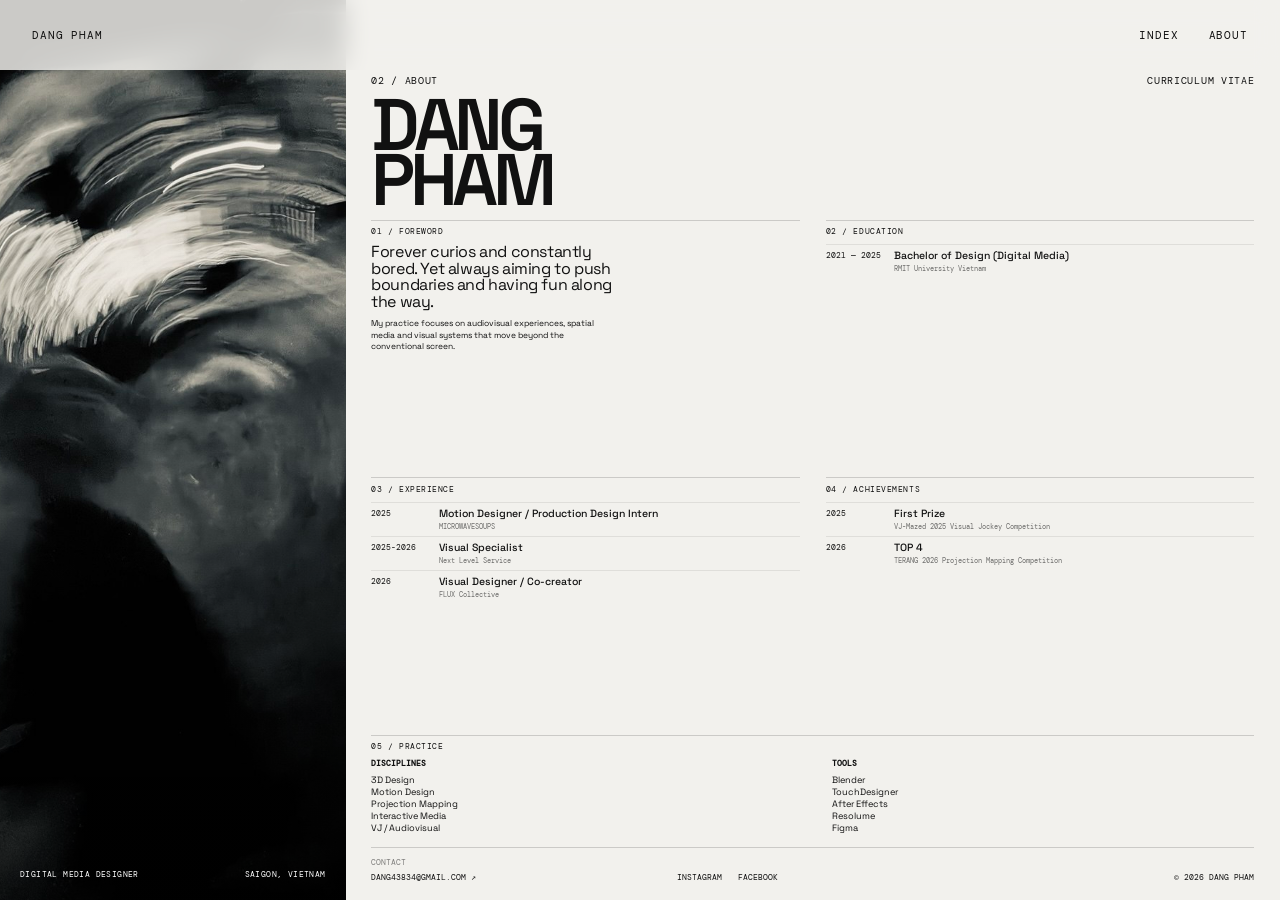
<file: about.html>
<!DOCTYPE html>
<html lang="en">

<head>

    <meta charset="UTF-8">

    <meta
        name="viewport"
        content="width=device-width, initial-scale=1.0"
    >

    <title>About — Dang Pham</title>


    <link
        rel="preconnect"
        href="https://fonts.googleapis.com"
    >

    <link
        rel="preconnect"
        href="https://fonts.gstatic.com"
        crossorigin
    >

    <link
        href="https://fonts.googleapis.com/css2?family=DM+Mono:wght@400;500&family=Space+Grotesk:wght@400;500;600;700&display=swap"
        rel="stylesheet"
    >


    <link
        rel="stylesheet"
        href="style.css"
    >

</head>


<body class="about-page">


    <!-- CURSOR -->

    <div
        class="cursor"
        id="cursor"
    >
        <span>VIEW</span>
    </div>



    <!-- NAV -->

    <header
        class="top-bar about-nav"
    >


        <a
            href="index.html"
            class="site-name"
            data-cursor="HOME"
        >
            DANG PHAM
        </a>


        <nav class="navigation">

            <a
                href="works.html"
                data-cursor="WORK"
            >
                INDEX
            </a>


            <a
                href="about.html"
                data-cursor="ABOUT"
            >
                ABOUT
            </a>

        </nav>


    </header>



    <!-- =====================================
         ABOUT LAYOUT
    ====================================== -->

    <main class="about-screen">


        <!-- =================================
             PORTRAIT BACKGROUND
        ================================== -->

        <aside class="about-visual">


            <img
                src="assets/images/about/6091565735718096746.jpg"
                alt="Portrait of Dang Pham"
            >


            <div class="about-visual-overlay"></div>


            <div class="about-visual-meta">

                <span>
                    DIGITAL MEDIA DESIGNER
                </span>

                <span>
                    SAIGON, VIETNAM
                </span>

            </div>


        </aside>



        <!-- =================================
             MAIN CV CONTENT
        ================================== -->

        <section class="about-content">


            <!-- TOP -->

            <div class="about-top">


                <div class="section-header">

                    <span>
                        02 / ABOUT
                    </span>

                    <span>
                        CURRICULUM VITAE
                    </span>

                </div>


                <h1>

                    DANG<br>
                    PHAM

                </h1>


            </div>



            <!-- =================================
                 GRID
            ================================== -->

            <div class="about-info-grid">


                <!-- FOREWORD -->

                <section class="about-info-block about-foreword">


                    <span class="about-label">
                        01 / FOREWORD
                    </span>


                    <p class="about-lead">

                        Forever curios and constantly bored. Yet always aiming to push boundaries and having fun along the way.

                    </p>


                    <p>

                        My practice focuses on
                        audiovisual experiences,
                        spatial media and visual
                        systems that move beyond
                        the conventional screen.

                    </p>


                </section>



                <!-- EDUCATION -->

                <section class="about-info-block">


                    <span class="about-label">
                        02 / EDUCATION
                    </span>


                    <div class="compact-entry">

                        <span>
                            2021 — 2025
                        </span>

                        <div>

                            <strong>
                                Bachelor of Design
                                (Digital Media)
                            </strong>

                            <p>
                                RMIT University Vietnam
                            </p>

                        </div>

                    </div>


                   


                </section>



                <!-- EXPERIENCE -->

                <section class="about-info-block">


                    <span class="about-label">
                        03 / EXPERIENCE
                    </span>


                    <div class="compact-entry">

                        <span>
                            2025
                        </span>

                        <div>

                            <strong>
                                Motion Designer / Production Design Intern
                            </strong>

                            <p>
                                MICROWAVESOUPS
                            </p>

                        </div>

                    </div>


                    <div class="compact-entry">

                        <span>
                            2025-2026
                        </span>

                        <div>

                            <strong>
                               Visual Specialist
                            </strong>

                            <p>
                                Next Level Service 
                            </p>

                        </div>

                    </div>

                    <div class="compact-entry">

                        <span>
                            2026
                        </span>

                        <div>

                            <strong>
                               Visual Designer / Co-creator
                            </strong>

                            <p>
                                FLUX Collective
                            </p>

                        </div>

                    </div>



                </section>



                <!-- ACHIEVEMENTS -->

                <section class="about-info-block">


                    <span class="about-label">
                        04 / ACHIEVEMENTS
                    </span>


                    <div class="compact-entry">

                        <span>
                            2025
                        </span>

                        <div>

                            <strong>
                                First Prize
                            </strong>

                            <p>
                                VJ-Mazed 2025 Visual Jockey Competition
                            </p>

                        </div>

                    </div>


                    <div class="compact-entry">

                        <span>
                            2026
                        </span>

                        <div>

                            <strong>
                               TOP 4
                            </strong>

                            <p>
                                TERANG 2026 Projection Mapping Competition
                            </p>

                        </div>

                    </div>


                </section>



                <!-- PRACTICE -->

                <section class="about-info-block about-practice">


                    <span class="about-label">
                        05 / PRACTICE
                    </span>


                    <div class="practice-columns">


                        <div>

                            <strong>
                                DISCIPLINES
                            </strong>

                            <p>

                                3D Design<br>
                                Motion Design<br>
                                Projection Mapping<br>
                                Interactive Media<br>
                                VJ / Audiovisual

                            </p>

                        </div>


                        <div>

                            <strong>
                                TOOLS
                            </strong>

                            <p>

                                Blender<br>
                                TouchDesigner<br>
                                After Effects<br>
                                Resolume<br>
                                Figma

                            </p>

                        </div>


                    </div>


                </section>


            </div>



            <!-- =================================
                 FOOTER
            ================================== -->

            <footer class="about-footer">


                <div>

                    <span class="footer-label">
                        CONTACT
                    </span>


                    <a
                        href="mailto:dang43834@gmail.com"
                        data-cursor="MAIL"
                    >
                        DANG43834@GMAIL.COM ↗
                    </a>

                </div>



                <div class="about-socials">

                    <a
                        href="https://www.instagram.com/hng_dang/"
                        target="_blank"
                        rel="noopener"
                        data-cursor="IG"
                    >
                        INSTAGRAM
                    </a>

                     <a
                        href="https://www.facebook.com/profile.php?id=61591220716729"
                        target="_blank"
                        rel="noopener"
                        data-cursor="FB"
                    >
                        FACEBOOK
                    </a>

                    

                </div>


                <span class="about-copyright">

                    © 2026 DANG PHAM

                </span>


            </footer>


        </section>


    </main>



    <script
        src="content.js"
    ></script>


    <script
        src="app.js"
    ></script>


</body>

</html>
</file>
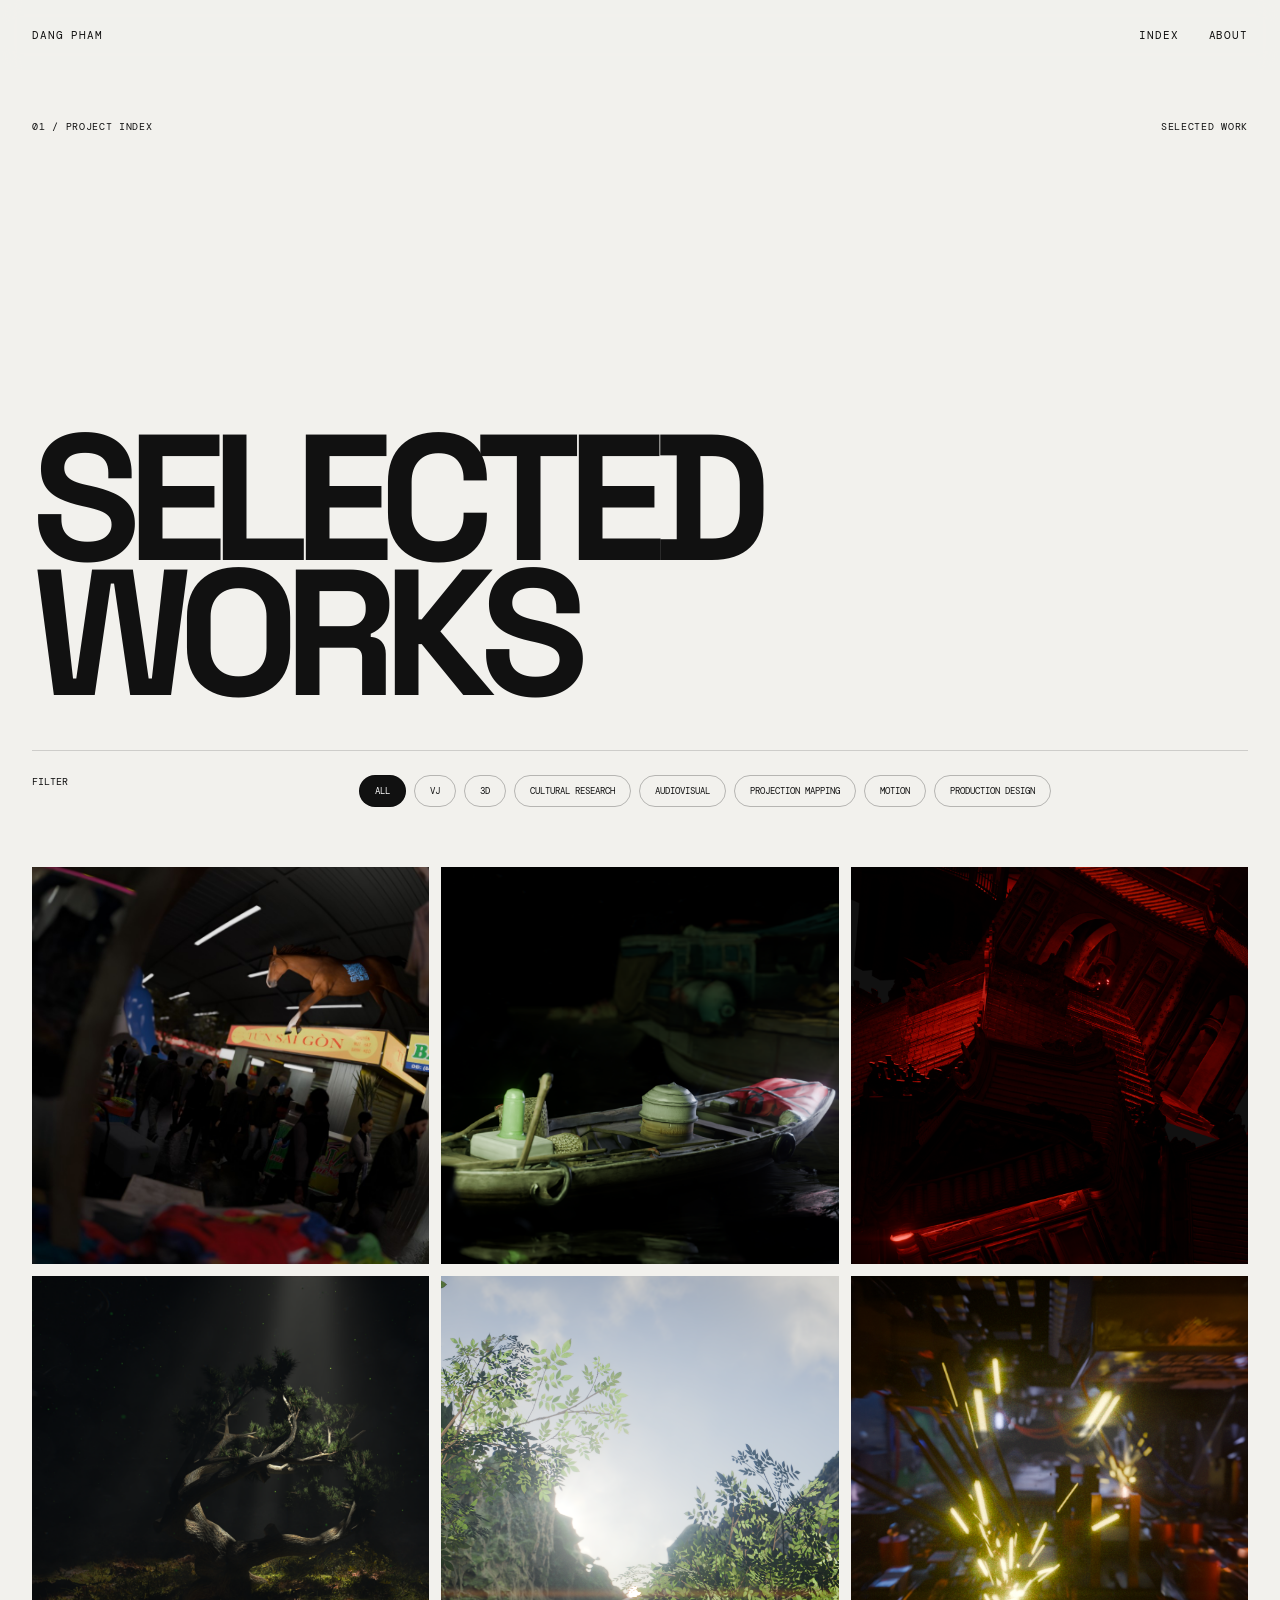
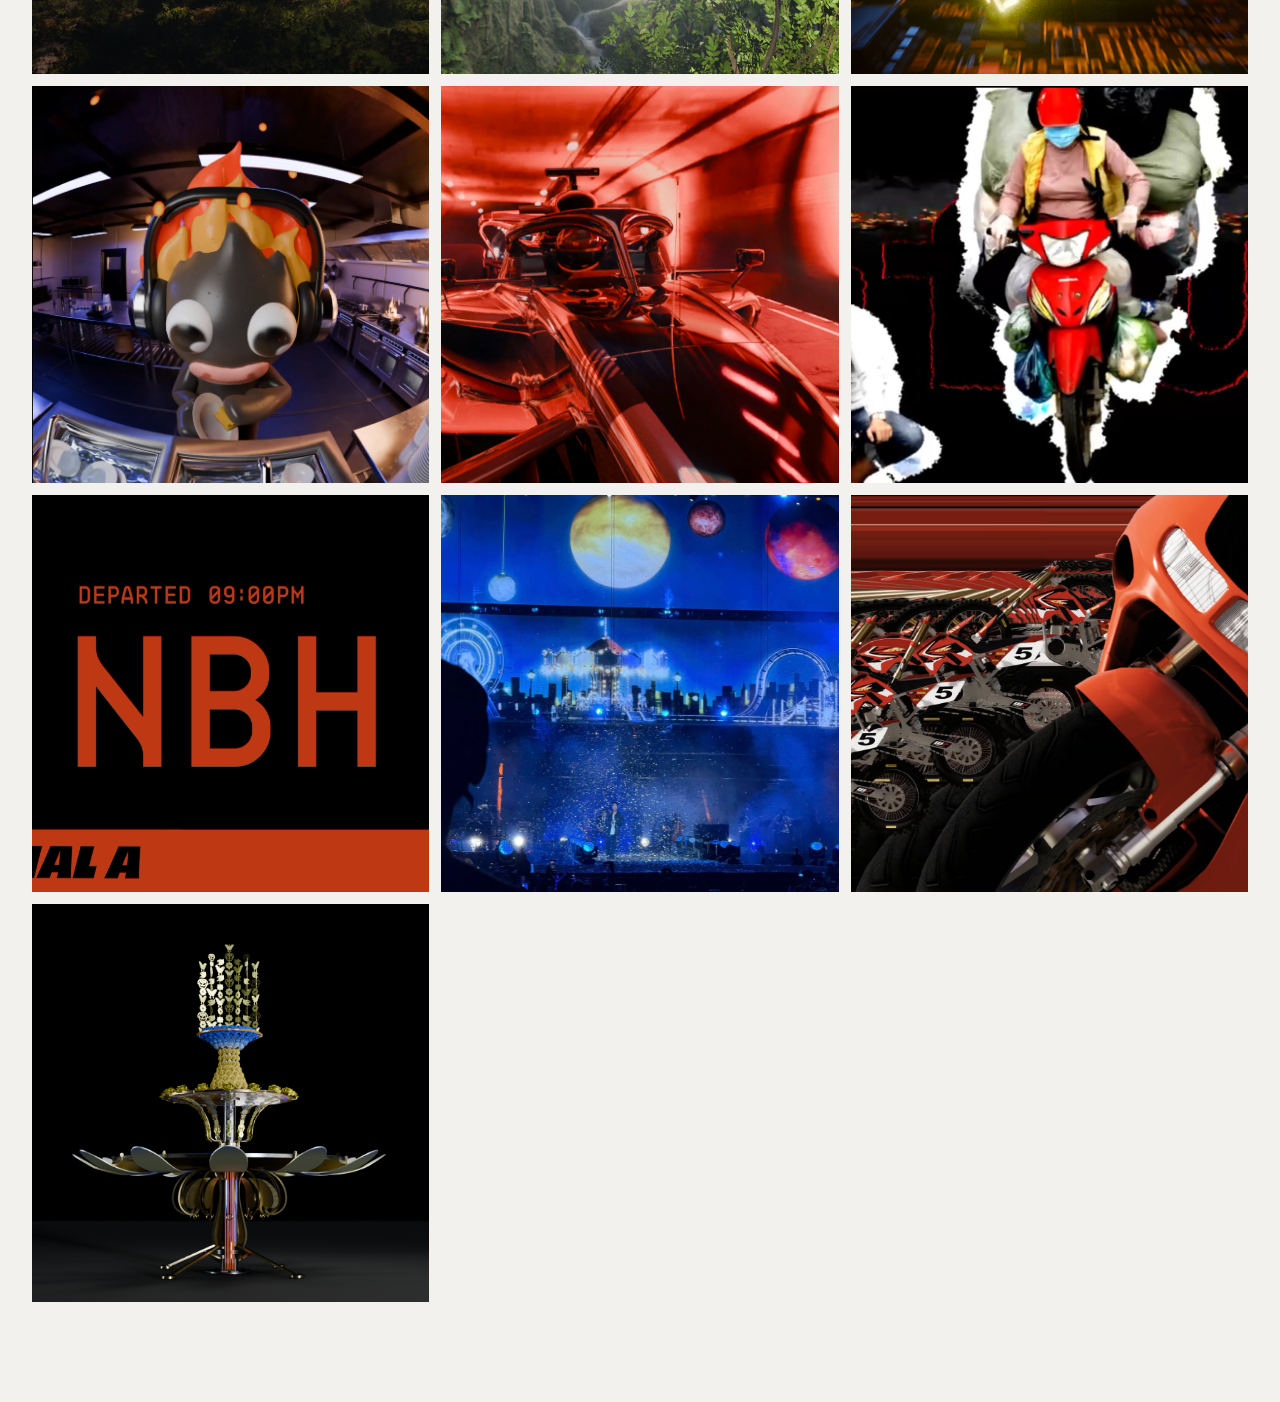
<file: works.html>
<!DOCTYPE html>
<html lang="en">

<head>

    <meta charset="UTF-8">

    <meta
        name="viewport"
        content="width=device-width, initial-scale=1.0"
    >

    <title>Selected Works — Dang Pham</title>


    <link
        rel="preconnect"
        href="https://fonts.googleapis.com"
    >

    <link
        rel="preconnect"
        href="https://fonts.gstatic.com"
        crossorigin
    >

    <link
        href="https://fonts.googleapis.com/css2?family=DM+Mono:wght@400;500&family=Space+Grotesk:wght@400;500;600;700&display=swap"
        rel="stylesheet"
    >


    <link
        rel="stylesheet"
        href="style.css"
    >

</head>


<body class="works-page">


    <!-- CURSOR -->

    <div
        class="cursor"
        id="cursor"
    >
        <span>VIEW</span>
    </div>



    <!-- NAV -->

    <header
        class="top-bar works-nav"
    >


        <a
            href="index.html"
            class="site-name"
            data-cursor="HOME"
        >
            DANG PHAM
        </a>


        <nav
            class="navigation"
        >

            <a
                href="works.html"
                data-cursor="INDEX"
            >
                INDEX
            </a>

            <a
                 href="about.html"
    data-cursor="ABOUT"
            >
                ABOUT
            </a>

        </nav>


    </header>



    <!-- ==========================================
         WORKS HEADER
    =========================================== -->

    <main
        class="works-main"
    >


        <section
            class="works-page-header"
        >


            <div
                class="section-header"
            >

                <span>
                    01 / PROJECT INDEX
                </span>

                <span>
                    SELECTED WORK
                </span>

            </div>


            <h1>

                SELECTED<br>
                WORKS

            </h1>


        </section>



        <!-- ======================================
             FILTERS
        ======================================= -->

        <section
            class="filter-section"
        >


            <div
                class="filter-label"
            >
                FILTER
            </div>


            <div
                class="filter-buttons"
                id="filterButtons"
            ></div>


        </section>



        <!-- ======================================
             PROJECT GRID
        ======================================= -->

        <section
            class="works-grid"
            id="worksGrid"
        ></section>


    </main>



    <!-- ==========================================
         PROJECT MODAL
    =========================================== -->

    <div
        class="project-modal"
        id="projectModal"
    >


        <div
            class="modal-backdrop"
            id="modalBackdrop"
        ></div>


        <article
            class="modal-box"
        >


            <!-- MEDIA -->

            <div
                class="modal-media"
            >


                <div
                    class="modal-media-stage"
                    id="modalMediaStage"
                ></div>


                <button
                    class="modal-arrow modal-prev"
                    id="modalPrev"
                    aria-label="Previous image"
                >
                    ←
                </button>


                <button
                    class="modal-arrow modal-next"
                    id="modalNext"
                    aria-label="Next image"
                >
                    →
                </button>


                <div
                    class="modal-counter"
                    id="modalCounter"
                >
                    01 / 01
                </div>


            </div>



            <!-- INFO -->

            <div
                class="modal-info"
            >


                <div
                    class="modal-heading"
                >

                    <div>

                        <h2
                            id="modalTitle"
                        ></h2>

                        <span
                            id="modalYear"
                        ></span>

                    </div>


                    <button
                        class="modal-close"
                        id="modalClose"
                    >
                        
                    </button>

                </div>



                <div
                    class="modal-tags"
                    id="modalTags"
                ></div>



                <p
                    class="modal-description"
                    id="modalDescription"
                ></p>


            </div>


        </article>


    </div>



    <script
        src="content.js"
    ></script>


    <script
        src="app.js"
    ></script>


</body>

</html>
</file>
<file: style.css>
/* =========================================
   VARIABLES
========================================= */

:root {

    --black:
        #090909;

    --white:
        #f2f1ed;

    --grey:
        #969696;

    --line:
        rgba(255,255,255,0.1);

    --mono:
        "DM Mono", monospace;

    --sans:
        "Space Grotesk", sans-serif;

}



/* =========================================
   RESET
========================================= */

* {

    margin: 0;

    padding: 0;

    box-sizing: border-box;

}


html {

    scroll-behavior: smooth;

}


body {

    background:
        var(--black);

    color:
        var(--white);

    font-family:
        var(--sans);

    overflow-x:
        hidden;

}


body.modal-open {

    overflow:
        hidden;

}


a {

    color:
        inherit;

    text-decoration:
        none;

}


button {

    color:
        inherit;

    font:
        inherit;

}



/* =========================================
   CURSOR
========================================= */

.cursor {

    position:
        fixed;

    top: 0;

    left: 0;

    width:
        68px;

    height:
        68px;

    border-radius:
        100%;

    background:
        #ffffff;

    color:
        #000000;

    display:
        flex;

    align-items:
        center;

    justify-content:
        center;

    transform:
        translate(-50%, -50%);

    pointer-events:
        none;

    z-index:
        9999;

    opacity:
        0;

    mix-blend-mode:
        difference;

    transition:

        width .25s ease,
        height .25s ease;

}


.cursor span {

    font-family:
        var(--mono);

    font-size:
        9px;

    letter-spacing:
        .08em;

}


.cursor.active {

    opacity:
        1;

}


.cursor.large {

    width:
        110px;

    height:
        110px;

}



/* =========================================
   GLOBAL NAVIGATION
========================================= */

.top-bar {

    position:
        absolute;

    top:
        0;

    left:
        0;

    width:
        100%;

    display:
        flex;

    justify-content:
        space-between;

    align-items:
        flex-start;

    padding:
        28px 32px;

    z-index:
        50;

}


.site-name,
.navigation a {

    font-family:
        var(--mono);

    font-size:
        11px;

    letter-spacing:
        .08em;

}


.navigation {

    display:
        flex;

    gap:
        30px;

}


.navigation a {

    transition:
        opacity .25s ease;

}


.navigation a:hover {

    opacity:
        .45;

}



/* =========================================
   GRID LINES
========================================= */

.grid-lines {

    position:
        absolute;

    inset:
        0;

    display:
        grid;

    grid-template-columns:
        repeat(4, 1fr);

    pointer-events:
        none;

    z-index:
        3;

}


.grid-lines div {

    border-right:

        1px solid

        rgba(
            255,
            255,
            255,
            .08
        );

}


.grid-lines div:last-child {

    border-right:
        0;

}



/* =========================================
   HERO
========================================= */

.landing-page {

    position:
        relative;

    height:
        100vh;

    min-height:
        700px;

    overflow:
        hidden;

    background:

        radial-gradient(
            circle at center,
            #1a1a1a,
            #090909 70%
        );

}



/* =========================================
   THREE CANVAS
========================================= */

#heroCanvas {

    position:
        absolute;

    inset:
        0;

    width:
        100%;

    height:
        100%;

    z-index:
        1;

}



/* =========================================
   HERO OVERLAY
========================================= */

.hero-overlay {

    position:
        absolute;

    inset:
        0;

    z-index:
        2;

    pointer-events:
        none;

    background:

        linear-gradient(
            to bottom,
            rgba(0,0,0,.15),
            transparent 40%,
            rgba(0,0,0,.35)
        );

}



/* =========================================
   HERO CONTENT
========================================= */

.hero-content {

    position:
        relative;

    z-index:
        5;

    height:
        100%;

    display:
        flex;

    align-items:
        center;

    padding:
        80px 32px;

}


.hero-title {

    width:
        100%;

}


.hero-title h1 {

    font-size:

        clamp(
            70px,
            13vw,
            230px
        );

    line-height:
        .78;

    letter-spacing:
        -.075em;

    font-weight:
        600;

    pointer-events:
        none;

}


.hero-title h1:nth-child(2) {

    margin-left:
        12vw;

}



/* =========================================
   HERO META
========================================= */

.hero-meta {

    position:
        absolute;

    bottom:
        110px;

    left:
        32px;

    right:
        32px;

    display:
        flex;

    justify-content:
        space-between;

}


.hero-meta p {

    font-family:
        var(--mono);

    font-size:
        10px;

    line-height:
        1.7;

    letter-spacing:
        .06em;

}


.meta-right {

    text-align:
        right;

}



/* =========================================
   HERO BOTTOM
========================================= */

.hero-bottom {

    position:
        absolute;

    bottom:
        28px;

    left:
        32px;

    right:
        32px;

    z-index:
        20;

    display:
        flex;

    justify-content:
        space-between;

    align-items:
        center;

}


.enter-button {

    display:
        flex;

    align-items:
        center;

    gap:
        12px;

    font-family:
        var(--mono);

    font-size:
        10px;

}


.arrow {

    font-size:
        20px;

    animation:
        arrowBounce 1.8s ease-in-out infinite;

}


.status {

    display:
        flex;

    align-items:
        center;

    gap:
        8px;

    font-family:
        var(--mono);

    font-size:
        9px;

}


.status-dot {

    width:
        6px;

    height:
        6px;

    background:
        white;

    border-radius:
        100%;

}



/* =========================================
   SELECTED WORKS LANDING SECTION
========================================= */

.selected-works-section {

    position:
        relative;

    height:
        100vh;

    min-height:
        700px;

    overflow:
        hidden;

    background:
        var(--black);

}



/* =========================================
   LANDING CAROUSEL
========================================= */

.landing-carousel {

    position:
        absolute;

    inset:
        0;

    z-index:
        1;

    display:
        flex;

    align-items:
        center;

    overflow:
        hidden;

    pointer-events:
        none;

}



.landing-carousel-track {

    display:
        flex;

    align-items:
        center;

    gap:

        clamp(
            14px,
            2vw,
            32px
        );

    width:
        max-content;

    flex-shrink:
        0;

    will-change:
        transform;

}



/* =========================================
   FORCE ALL MEDIA TO SQUARE
========================================= */

.landing-carousel-item {

    /*
    Based on viewport HEIGHT.

    This prevents the carousel
    becoming taller than screen.
    */

    width:

        min(
            64vh,
            620px
        );

    height:

        min(
            64vh,
            620px
        );

    aspect-ratio:
        1 / 1;

    flex:
        0 0 auto;

    overflow:
        hidden;

    background:
        #111;

    pointer-events:
        none;

}



/* =========================================
   IMAGE + VIDEO
========================================= */

.landing-carousel-item img,
.landing-carousel-item video {

    width:
        100%;

    height:
        100%;

    display:
        block;

    object-fit:
        cover;

    object-position:
        center;

    pointer-events:
        none;

    user-select:
        none;

}



/* =========================================
   VIDEO SPECIFIC
========================================= */

.landing-carousel-item video {

    /*
    Prevent browser interaction
    with the video itself.
    */

    pointer-events:
        none;

}



/* MOBILE */

@media (
    max-width: 700px
) {

    .landing-carousel-item {

        width:

            min(
                55vh,
                78vw
            );

        height:

            min(
                55vh,
                78vw
            );

    }

}



/* =========================================
   DIM CAROUSEL
========================================= */

.selected-works-overlay {

    position:
        absolute;

    inset:
        0;

    z-index:
        2;

    background:

        rgba(
            0,
            0,
            0,
            .66
        );

    pointer-events:
        none;

}



/* =========================================
   SELECTED WORK CONTENT
========================================= */

.selected-works-content {

    position:
        relative;

    z-index:
        5;

    width:
        100%;

    height:
        100%;

    padding:
        30px 32px;

    display:
        flex;

    flex-direction:
        column;

}


.section-header {

    width:
        100%;

    display:
        flex;

    justify-content:
        space-between;

    font-family:
        var(--mono);

    font-size:
        10px;

    letter-spacing:
        .07em;

}



/* =========================================
   SELECTED WORK BUTTON
========================================= */

.selected-work-title-wrapper {

    flex:
        1;

    display:
        flex;

    align-items:
        center;

}


.selected-work-title {

    position:
        relative;

    display:
        inline-flex;

    flex-direction:
        column;

    width:
        100%;

    transition:
        transform .6s cubic-bezier(.16,1,.3,1);

}


.title-main {

    display:
        block;

    font-size:

        clamp(
            75px,
            14vw,
            230px
        );

    font-weight:
        600;

    line-height:
        .77;

    letter-spacing:
        -.08em;

    transition:

        transform .55s cubic-bezier(.16,1,.3,1),
        letter-spacing .55s cubic-bezier(.16,1,.3,1);

}


.title-offset {

    margin-left:
        10vw;

}


.title-arrow {

    position:
        absolute;

    right:
        2vw;

    top:
        50%;

    font-size:

        clamp(
            35px,
            5vw,
            90px
        );

    transition:

        transform .55s cubic-bezier(.16,1,.3,1);

}



/* Hover animation */

.selected-work-title:hover
.title-main:first-child {

    transform:
        translateX(2vw);

}


.selected-work-title:hover
.title-offset {

    transform:
        translateX(-2vw);

}


.selected-work-title:hover
.title-arrow {

    transform:
        rotate(45deg)
        scale(1.15);

}


.selected-work-title:hover {

    transform:
        scale(.985);

}



/* =========================================
   SELECTED WORK BOTTOM
========================================= */

.section-bottom-meta {

    display:
        flex;

    justify-content:
        space-between;

    font-family:
        var(--mono);

    font-size:
        9px;

    padding-bottom:
        5px;

}



/* =========================================
   ABOUT LANDING
========================================= */

.about-section {

    position:
        relative;

    min-height:
        100vh;

    padding:
        30px 32px;

    background:
        var(--white);

    color:
        #111;

    display:
        flex;

    flex-direction:
        column;

    justify-content:
        space-between;

}


.about-section .grid-lines div {

    border-color:

        rgba(
            0,
            0,
            0,
            .08
        );

}


.about-title {

    margin-top:
        auto;

    margin-bottom:
        auto;

    position:
        relative;

    z-index:
        5;

}


.about-title h2 {

    font-size:

        clamp(
            75px,
            14vw,
            230px
        );

    line-height:
        .77;

    letter-spacing:
        -.08em;

}


.about-title h2:nth-child(2) {

    margin-left:
        8vw;

}


.about-bottom {

    position:
        relative;

    z-index:
        5;

    display:
        flex;

    justify-content:
        space-between;

    font-family:
        var(--mono);

    font-size:
        10px;

    line-height:
        1.7;

}



/* =========================================
   WORKS PAGE
========================================= */

.works-page {

    background:
        var(--white);

    color:
        #111;

}


.works-nav {

    position:
        fixed;

    color:
        #111;

    background:

        rgba(
            242,
            241,
            237,
            .86
        );

    backdrop-filter:
        blur(10px);

}


.works-main {

    padding:

        120px
        32px
        100px;

}



/* =========================================
   WORKS HEADER
========================================= */

.works-page-header {

    min-height:
        70vh;

    display:
        flex;

    flex-direction:
        column;

    justify-content:
        space-between;

}


.works-page-header h1 {

    margin-top:
        auto;

    margin-bottom:
        50px;

    font-size:

        clamp(
            80px,
            14vw,
            230px
        );

    line-height:
        .75;

    letter-spacing:
        -.08em;

}



/* =========================================
   FILTERS
========================================= */

.filter-section {

    border-top:

        1px solid

        rgba(
            0,
            0,
            0,
            .15
        );

    padding:

        24px 0
        60px;

    display:
        grid;

    grid-template-columns:
        1fr 3fr;

    gap:
        30px;

}


.filter-label {

    font-family:
        var(--mono);

    font-size:
        10px;

}


.filter-buttons {

    display:
        flex;

    gap:
        8px;

    flex-wrap:
        wrap;

}


.filter-button {

    background:
        transparent;

    border:

        1px solid

        rgba(
            0,
            0,
            0,
            .25
        );

    padding:

        9px
        15px;

    border-radius:
        100px;

    cursor:
        pointer;

    font-family:
        var(--mono);

    font-size:
        9px;

    text-transform:
        uppercase;

    transition:
        .25s ease;

}


.filter-button:hover {

    background:
        #111;

    color:
        white;

}


.filter-button.active {

    background:
        #111;

    color:
        white;

}



/* =========================================
   RESPONSIVE MODULAR GRID
========================================= */

.works-grid {

    display:
        grid;

    grid-template-columns:

        repeat(
            auto-fit,
            minmax(
                min(320px, 100%),
                1fr
            )
        );

    gap:
        12px;

}



/* =========================================
   WORK CARD
========================================= */

.work-card {

    position:
        relative;

    aspect-ratio:
        1 / 1;

    overflow:
        hidden;

    background:
        #111;

    cursor:
        pointer;

}


.work-card img {

    width:
        100%;

    height:
        100%;

    object-fit:
        cover;

    transition:

        transform .6s cubic-bezier(.16,1,.3,1),
        filter .4s ease;

}



/* =========================================
   WORK HOVER
========================================= */

.work-card-overlay {

    position:
        absolute;

    inset:
        0;

    padding:
        18px;

    background:

        rgba(
            0,
            0,
            0,
            0
        );

    color:
        white;

    transition:
        background .35s ease;

}


.work-card-title {

    display:
        flex;

    justify-content:
        space-between;

    align-items:
        flex-start;

    opacity:
        0;

    transform:
        translateY(-10px);

    transition:

        opacity .35s ease,
        transform .35s ease;

}


.work-card-title h2 {

    font-size:
        18px;

    font-weight:
        500;

}


.work-card-title span {

    font-family:
        var(--mono);

    font-size:
        9px;

}


.work-card:hover
.work-card-overlay {

    background:

        rgba(
            0,
            0,
            0,
            .35
        );

}


.work-card:hover
.work-card-title {

    opacity:
        1;

    transform:
        translateY(0);

}


.work-card:hover img {

    transform:
        scale(1.025);

    filter:
        brightness(.78);

}



/* =========================================
   MODAL
========================================= */

.project-modal {

    position:
        fixed;

    inset:
        0;

    z-index:
        1000;

    display:
        flex;

    align-items:
        center;

    justify-content:
        center;

    padding:
        30px;

    opacity:
        0;

    visibility:
        hidden;

    transition:

        opacity .3s ease,
        visibility .3s ease;

}


.project-modal.open {

    opacity:
        1;

    visibility:
        visible;

}



/* =========================================
   BACKDROP
========================================= */

.modal-backdrop {

    position:
        absolute;

    inset:
        0;

    background:

        rgba(
            0,
            0,
            0,
            .82
        );

    backdrop-filter:
        blur(8px);

}



/* =========================================
   INSTAGRAM-STYLE BOX
========================================= */

.modal-box {

    position:
        relative;

    z-index:
        2;

    width:

        min(
            1200px,
            94vw
        );

    height:

        min(
            780px,
            88vh
        );

    background:
        var(--white);

    color:
        #111;

    display:
        grid;

    grid-template-columns:

        minmax(0, 1.35fr)

        minmax(
            280px,
            .65fr
        );

    transform:
        scale(.96);

    transition:
        transform .4s cubic-bezier(.16,1,.3,1);

}


.project-modal.open
.modal-box {

    transform:
        scale(1);

}



/* =========================================
   MODAL MEDIA
========================================= */

.modal-media {

    position:
        relative;

    min-width:
        0;

    background:
        #080808;

    overflow:
        hidden;

}


.modal-media-stage {

    width:
        100%;

    height:
        100%;

    display:
        flex;

    align-items:
        center;

    justify-content:
        center;

}


.modal-media-stage img,
.modal-media-stage video {

    width:
        100%;

    height:
        100%;

    object-fit:
        contain;

}



/* =========================================
   MODAL ARROWS
========================================= */

.modal-arrow {

    position:
        absolute;

    top:
        50%;

    transform:
        translateY(-50%);

    width:
        44px;

    height:
        44px;

    border:
        none;

    background:

        rgba(
            0,
            0,
            0,
            .6
        );

    color:
        white;

    border-radius:
        100%;

    cursor:
        pointer;

}


.modal-prev {

    left:
        18px;

}


.modal-next {

    right:
        18px;

}


.modal-counter {

    position:
        absolute;

    bottom:
        16px;

    left:
        18px;

    color:
        white;

    font-family:
        var(--mono);

    font-size:
        9px;

}



/* =========================================
   MODAL INFO
========================================= */

.modal-info {

    display:
        flex;

    flex-direction:
        column;

    padding:
        24px;

    overflow-y:
        auto;

}


.modal-heading {

    display:
        flex;

    justify-content:
        space-between;

    gap:
        20px;

    padding-bottom:
        22px;

    border-bottom:

        1px solid

        rgba(
            0,
            0,
            0,
            .15
        );

}


.modal-heading h2 {

    font-size:
        22px;

    font-weight:
        600;

}


.modal-heading span {

    display:
        block;

    margin-top:
        4px;

    font-family:
        var(--mono);

    font-size:
        10px;

}


.modal-close {

    border:
        none;

    background:
        transparent;

    cursor:
        pointer;

    font-size:
        28px;

    line-height:
        1;

}



/* =========================================
   MODAL TAGS
========================================= */

.modal-tags {

    display:
        flex;

    flex-wrap:
        wrap;

    gap:
        6px;

    padding:
        22px 0;

}


.modal-tags span {

    border:

        1px solid

        rgba(
            0,
            0,
            0,
            .2
        );

    border-radius:
        100px;

    padding:

        6px
        10px;

    font-family:
        var(--mono);

    font-size:
        8px;

    text-transform:
        uppercase;

}



/* =========================================
   DESCRIPTION
========================================= */

.modal-description {

    max-width:
        42ch;

    font-size:
        14px;

    line-height:
        1.6;

}



/* =========================================
   ANIMATIONS
========================================= */

@keyframes arrowBounce {

    0%,
    100% {

        transform:
            translateY(0);

    }

    50% {

        transform:
            translateY(7px);

    }

}



/* =========================================
   TABLET
========================================= */

@media (
    max-width: 900px
) {


    .modal-box {

        grid-template-columns:
            1fr;

        grid-template-rows:

            minmax(
                0,
                1fr
            )

            auto;

    }


    .modal-info {

        max-height:
            280px;

    }


}



/* =========================================
   MOBILE
========================================= */

@media (
    max-width: 700px
) {


    .cursor {

        display:
            none;

    }


    .top-bar {

        padding:
            20px;

    }


    .navigation {

        gap:
            15px;

    }


    .hero-content {

        padding:
            20px;

    }


    .hero-title h1 {

        font-size:

            clamp(
                60px,
                18vw,
                120px
            );

    }


    .hero-title h1:nth-child(2) {

        margin-left:
            5vw;

    }


    .hero-meta {

        left:
            20px;

        right:
            20px;

        bottom:
            95px;

    }


    .hero-bottom {

        left:
            20px;

        right:
            20px;

        bottom:
            20px;

    }


    .status {

        display:
            none;

    }



    /* CAROUSEL */

    .landing-carousel-item {

        width:

            min(
                55vh,
                78vw
            );

        height:

            min(
                55vh,
                78vw
            );

    }



    /* SELECTED WORKS */

    .selected-works-content {

        padding:
            22px 20px;

    }


    .title-main {

        font-size:

            clamp(
                65px,
                18vw,
                120px
            );

    }


    .title-arrow {

        right:
            10px;

    }



    /* ABOUT */

    .about-section {

        padding:
            22px 20px;

    }


    .about-bottom {

        flex-direction:
            column;

        gap:
            20px;

    }



    /* WORKS */

    .works-main {

        padding:

            110px
            20px
            70px;

    }


    .works-page-header {

        min-height:
            60vh;

    }


    .filter-section {

        grid-template-columns:
            1fr;

        gap:
            18px;

    }


    .works-grid {

        grid-template-columns:
            repeat(2, 1fr);

        gap:
            6px;

    }


    .work-card-title h2 {

        font-size:
            13px;

    }



    /* MODAL */

    .project-modal {

        padding:
            10px;

    }


    .modal-box {

        width:
            100%;

        height:
            92vh;

    }


}

/* =========================================
   ABOUT / CV PAGE
   Clean single-screen desktop layout
========================================= */

.about-page {
    background: var(--white);
    color: #111;
    overflow: hidden;
}

.about-page .about-nav {
    position: fixed;
    top: 0;
    left: 0;
    width: 100%;
    z-index: 100;
    color: #111;
    background: rgba(242, 241, 237, .84);
    backdrop-filter: blur(12px);
    -webkit-backdrop-filter: blur(12px);
}

/* FULL VIEWPORT */
.about-screen {
    width: 100%;
    height: 100svh;
    min-height: 100vh;
    display: grid;
    grid-template-columns: clamp(250px, 27vw, 460px) minmax(0, 1fr);
    overflow: hidden;
}

/* =========================================
   PORTRAIT COLUMN
========================================= */

.about-visual {
    position: relative;
    width: 100%;
    height: 100svh;
    min-height: 100vh;
    overflow: hidden;
    background: #111;
}

.about-visual img {
    position: absolute;
    inset: 0;
    width: 100%;
    height: 100%;
    display: block;
    object-fit: cover;
    object-position: center;
    transform: scale(1.015);
}

.about-visual-overlay {
    position: absolute;
    inset: 0;
    z-index: 1;
    pointer-events: none;
    background:
        linear-gradient(
            to bottom,
            rgba(0,0,0,.05) 0%,
            rgba(0,0,0,0) 48%,
            rgba(0,0,0,.68) 100%
        );
}

.about-visual-meta {
    position: absolute;
    z-index: 2;
    left: 20px;
    right: 20px;
    bottom: 20px;
    display: flex;
    justify-content: space-between;
    align-items: flex-end;
    gap: 18px;
    color: #fff;
    font-family: var(--mono);
    font-size: 8px;
    line-height: 1.4;
    letter-spacing: .05em;
}

/* =========================================
   RIGHT CONTENT
========================================= */

.about-content {
    width: 100%;
    height: 100svh;
    min-width: 0;
    min-height: 0;
    padding:
        clamp(74px, 8vh, 96px)
        clamp(22px, 2vw, 34px)
        18px;
    display: grid;
    grid-template-rows: auto minmax(0, 1fr) auto;
    gap: clamp(10px, 1.4vh, 18px);
    overflow: hidden;
}

.about-top {
    min-width: 0;
}

.about-top .section-header {
    margin-bottom: clamp(8px, 1.2vh, 16px);
}

.about-top h1 {
    margin: 0;
    font-size: clamp(50px, 5.7vw, 102px);
    line-height: .75;
    letter-spacing: -.075em;
    font-weight: 600;
}

/* =========================================
   CV INFORMATION GRID
========================================= */

.about-info-grid {
    min-width: 0;
    min-height: 0;
    height: 100%;
    display: grid;
    grid-template-columns: repeat(2, minmax(0, 1fr));
    grid-template-rows:
        minmax(0, 1fr)
        minmax(0, 1fr)
        auto;
    grid-template-areas:
        "foreword education"
        "experience achievements"
        "practice practice";
    column-gap: clamp(18px, 2vw, 34px);
    row-gap: clamp(6px, 1vh, 12px);
    overflow: hidden;
}

.about-foreword {
    grid-area: foreword;
}

.about-info-grid > .about-info-block:nth-child(2) {
    grid-area: education;
}

.about-info-grid > .about-info-block:nth-child(3) {
    grid-area: experience;
}

.about-info-grid > .about-info-block:nth-child(4) {
    grid-area: achievements;
}

.about-practice {
    grid-area: practice;
}

.about-info-block {
    min-width: 0;
    min-height: 0;
    overflow: hidden;
    border-top: 1px solid rgba(0,0,0,.16);
    padding-top: clamp(6px, .7vh, 9px);
}

.about-label {
    display: block;
    margin-bottom: clamp(6px, .8vh, 10px);
    font-family: var(--mono);
    font-size: 8px;
    line-height: 1.2;
    letter-spacing: .07em;
}

/* FOREWORD */
.about-lead {
    max-width: 25ch;
    margin: 0;
    font-size: clamp(15px, 1.25vw, 22px);
    line-height: 1.05;
    letter-spacing: -.025em;
}

.about-foreword > p:last-child {
    max-width: 48ch;
    margin-top: clamp(6px, .8vh, 10px);
    font-size: clamp(8px, .66vw, 10px);
    line-height: 1.35;
}

/* COMPACT CV ENTRIES */
.compact-entry {
    display: grid;
    grid-template-columns: clamp(58px, 4.5vw, 76px) minmax(0, 1fr);
    gap: 10px;
    padding: clamp(4px, .55vh, 7px) 0;
    border-top: 1px solid rgba(0,0,0,.08);
}

.compact-entry > span {
    font-family: var(--mono);
    font-size: 8px;
    line-height: 1.3;
}

.compact-entry strong {
    display: block;
    font-size: clamp(10px, .82vw, 13px);
    line-height: 1.15;
    font-weight: 500;
}

.compact-entry p {
    margin-top: 2px;
    font-family: var(--mono);
    font-size: clamp(7px, .56vw, 8.5px);
    line-height: 1.3;
    opacity: .58;
}

/* PRACTICE */
.practice-columns {
    display: grid;
    grid-template-columns: repeat(2, minmax(0, 1fr));
    gap: clamp(18px, 3vw, 46px);
}

.practice-columns strong {
    display: block;
    margin-bottom: 5px;
    font-family: var(--mono);
    font-size: 8px;
    line-height: 1.2;
}

.practice-columns p {
    margin: 0;
    font-size: clamp(8px, .72vw, 11px);
    line-height: 1.32;
}

/* =========================================
   FOOTER
========================================= */

.about-footer {
    min-width: 0;
    display: grid;
    grid-template-columns:
        minmax(180px, 1.2fr)
        minmax(220px, 2fr)
        auto;
    align-items: end;
    gap: 18px;
    border-top: 1px solid rgba(0,0,0,.16);
    padding-top: 9px;
    font-family: var(--mono);
    font-size: 8px;
    line-height: 1.3;
}

.footer-label {
    display: block;
    margin-bottom: 4px;
    opacity: .5;
}

.about-socials {
    display: flex;
    flex-wrap: wrap;
    gap: 6px 16px;
}

.about-socials a {
    position: relative;
}

.about-socials a::after {
    content: "";
    position: absolute;
    left: 0;
    right: 100%;
    bottom: -3px;
    height: 1px;
    background: currentColor;
    transition: right .3s cubic-bezier(.16,1,.3,1);
}

.about-socials a:hover::after {
    right: 0;
}

.about-copyright {
    white-space: nowrap;
}

/* =========================================
   LARGE DESKTOP
========================================= */

@media (min-width: 1600px) {
    .about-screen {
        grid-template-columns: clamp(330px, 25vw, 500px) minmax(0, 1fr);
    }

    .about-content {
        padding-left: 40px;
        padding-right: 40px;
    }

    .about-info-grid {
        column-gap: 40px;
    }
}

/* =========================================
   SHORT DESKTOP / LAPTOP
========================================= */

@media (min-width: 701px) and (max-height: 800px) {
    .about-content {
        padding-top: 68px;
        padding-bottom: 12px;
        gap: 8px;
    }

    .about-top .section-header {
        margin-bottom: 6px;
    }

    .about-top h1 {
        font-size: clamp(44px, 5vw, 76px);
    }

    .about-info-grid {
        row-gap: 5px;
    }

    .about-label {
        margin-bottom: 5px;
    }

    .about-lead {
        font-size: clamp(13px, 1.12vw, 18px);
    }

    .about-foreword > p:last-child {
        margin-top: 5px;
        font-size: 8px;
        line-height: 1.25;
    }

    .compact-entry {
        padding: 3px 0;
    }

    .compact-entry strong {
        font-size: clamp(9px, .76vw, 12px);
    }

    .compact-entry p {
        font-size: 7px;
    }

    .practice-columns p {
        font-size: 8px;
        line-height: 1.22;
    }

    .about-footer {
        padding-top: 6px;
    }
}

/* =========================================
   TABLET
========================================= */

@media (min-width: 701px) and (max-width: 980px) {
    .about-screen {
        grid-template-columns: minmax(220px, 30vw) minmax(0, 1fr);
    }

    .about-content {
        padding-left: 20px;
        padding-right: 20px;
    }

    .about-footer {
        grid-template-columns: 1fr 1.4fr;
    }

    .about-copyright {
        display: none;
    }
}

/* =========================================
   ABOUT MOBILE
========================================= */

@media (max-width: 700px) {
    .about-page {
        overflow-x: hidden;
        overflow-y: auto;
    }

    .about-page .about-nav {
        color: #111;
        padding: 20px;
    }

    .about-screen {
        width: 100%;
        height: auto;
        min-height: 100vh;
        display: block;
        overflow: visible;
    }

    .about-visual {
        width: 100%;
        height: 62svh;
        min-height: 420px;
    }

    .about-content {
        width: 100%;
        height: auto;
        min-height: 0;
        display: block;
        overflow: visible;
        padding: 86px 20px 30px;
    }

    .about-top {
        margin-bottom: 58px;
    }

    .about-top h1 {
        margin-top: 24px;
        font-size: clamp(62px, 21vw, 108px);
    }

    .about-info-grid {
        height: auto;
        display: block;
        overflow: visible;
    }

    .about-info-block {
        min-height: 0;
        overflow: visible;
        padding: 16px 0 48px;
    }

    .about-label {
        margin-bottom: 20px;
        font-size: 8px;
    }

    .about-lead {
        max-width: 26ch;
        font-size: 24px;
        line-height: 1.08;
    }

    .about-foreword > p:last-child {
        margin-top: 20px;
        font-size: 13px;
        line-height: 1.55;
    }

    .compact-entry {
        grid-template-columns: 82px minmax(0, 1fr);
        padding: 12px 0;
    }

    .compact-entry > span {
        font-size: 9px;
    }

    .compact-entry strong {
        font-size: 15px;
    }

    .compact-entry p {
        font-size: 9px;
    }

    .practice-columns {
        grid-template-columns: repeat(2, minmax(0, 1fr));
        gap: 18px;
    }

    .practice-columns p {
        font-size: 13px;
        line-height: 1.45;
    }

    .about-footer {
        margin-top: 12px;
        display: grid;
        grid-template-columns: 1fr;
        gap: 22px;
        padding-top: 18px;
        font-size: 9px;
    }

    .about-copyright {
        display: block;
    }
}
</file>
